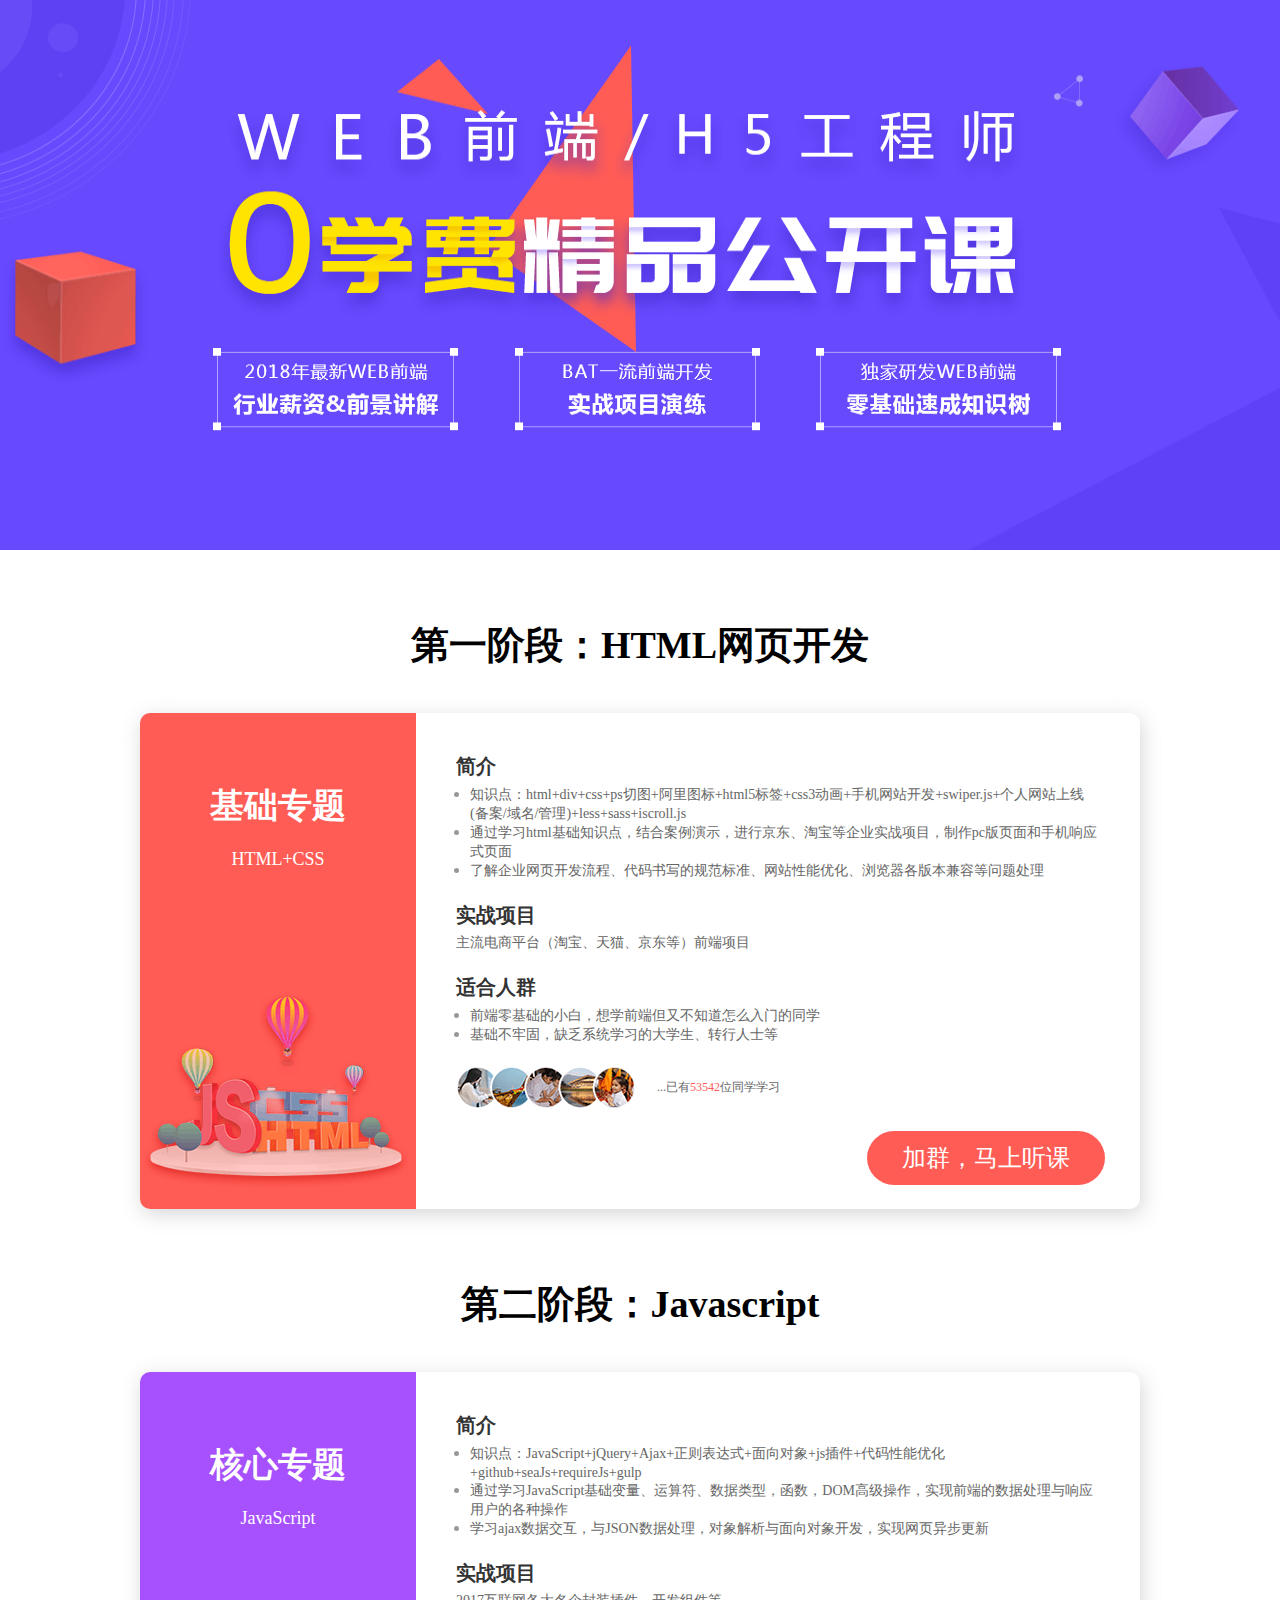
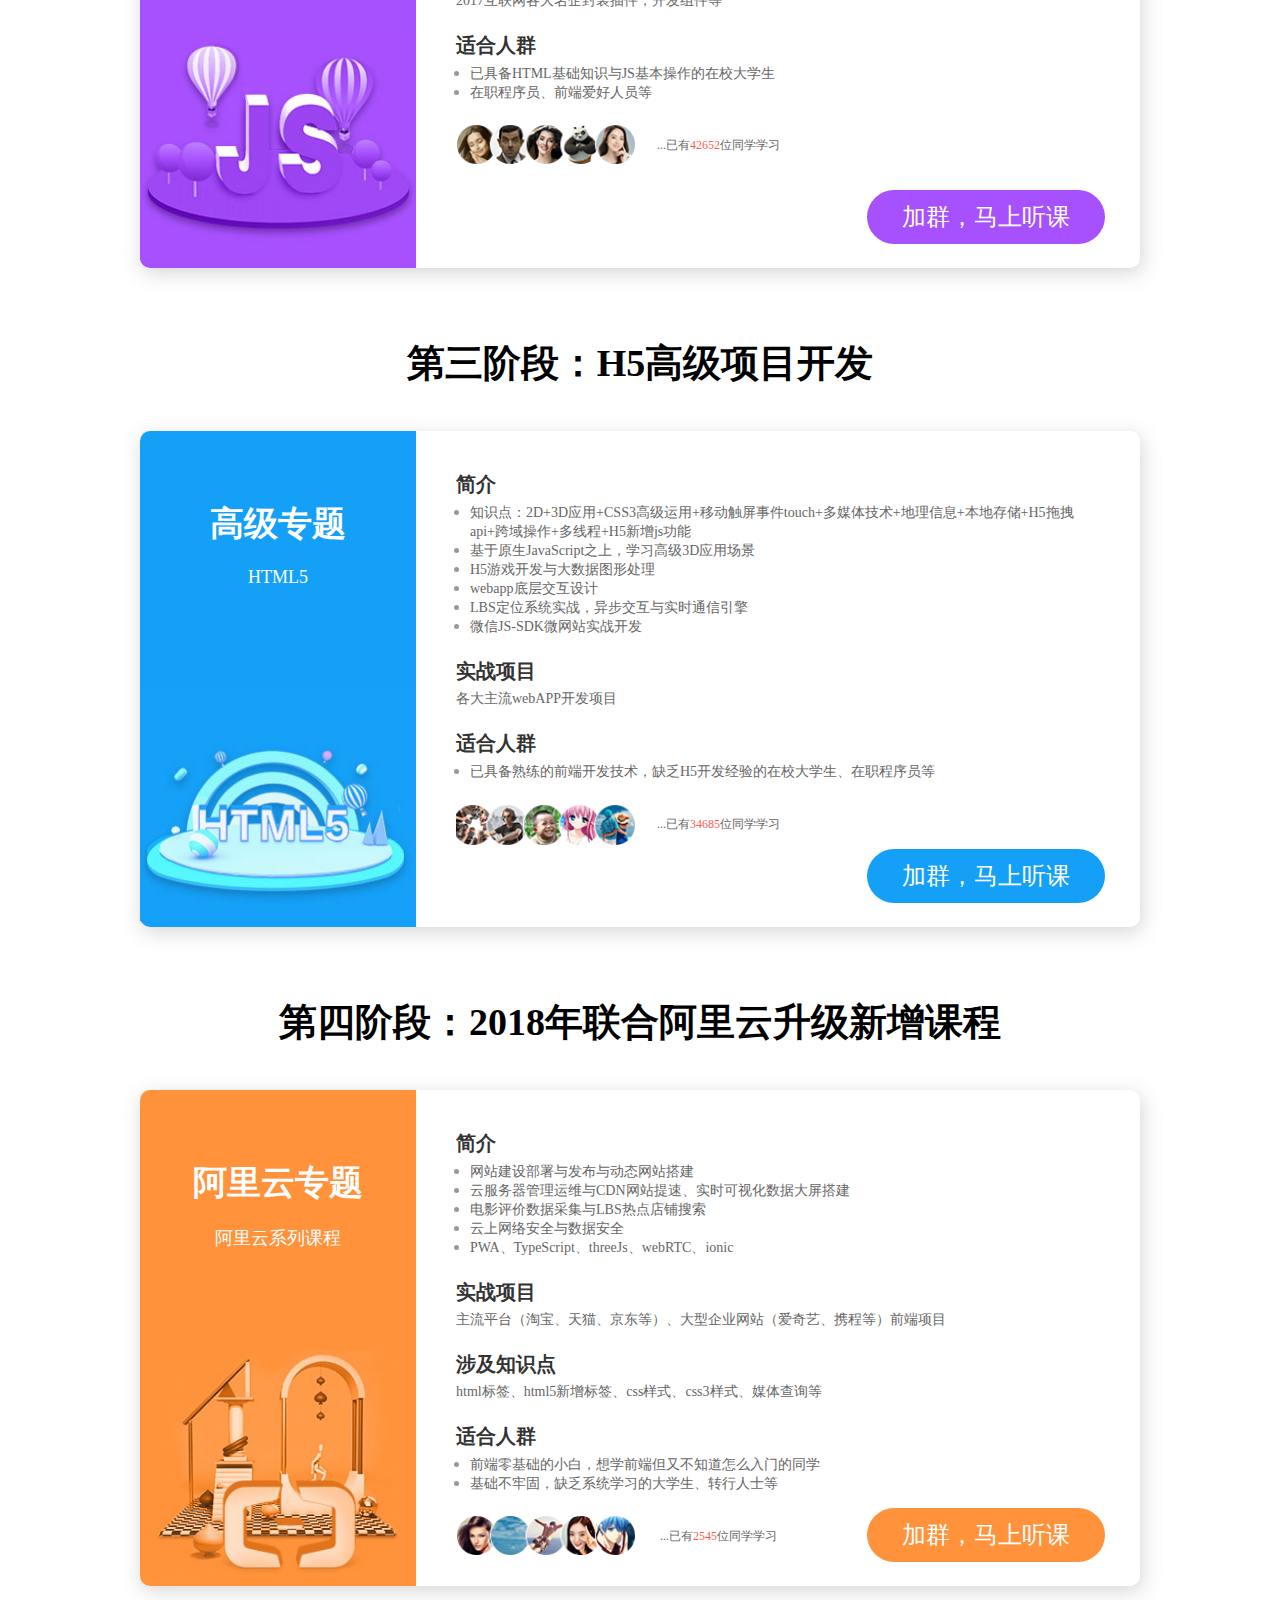
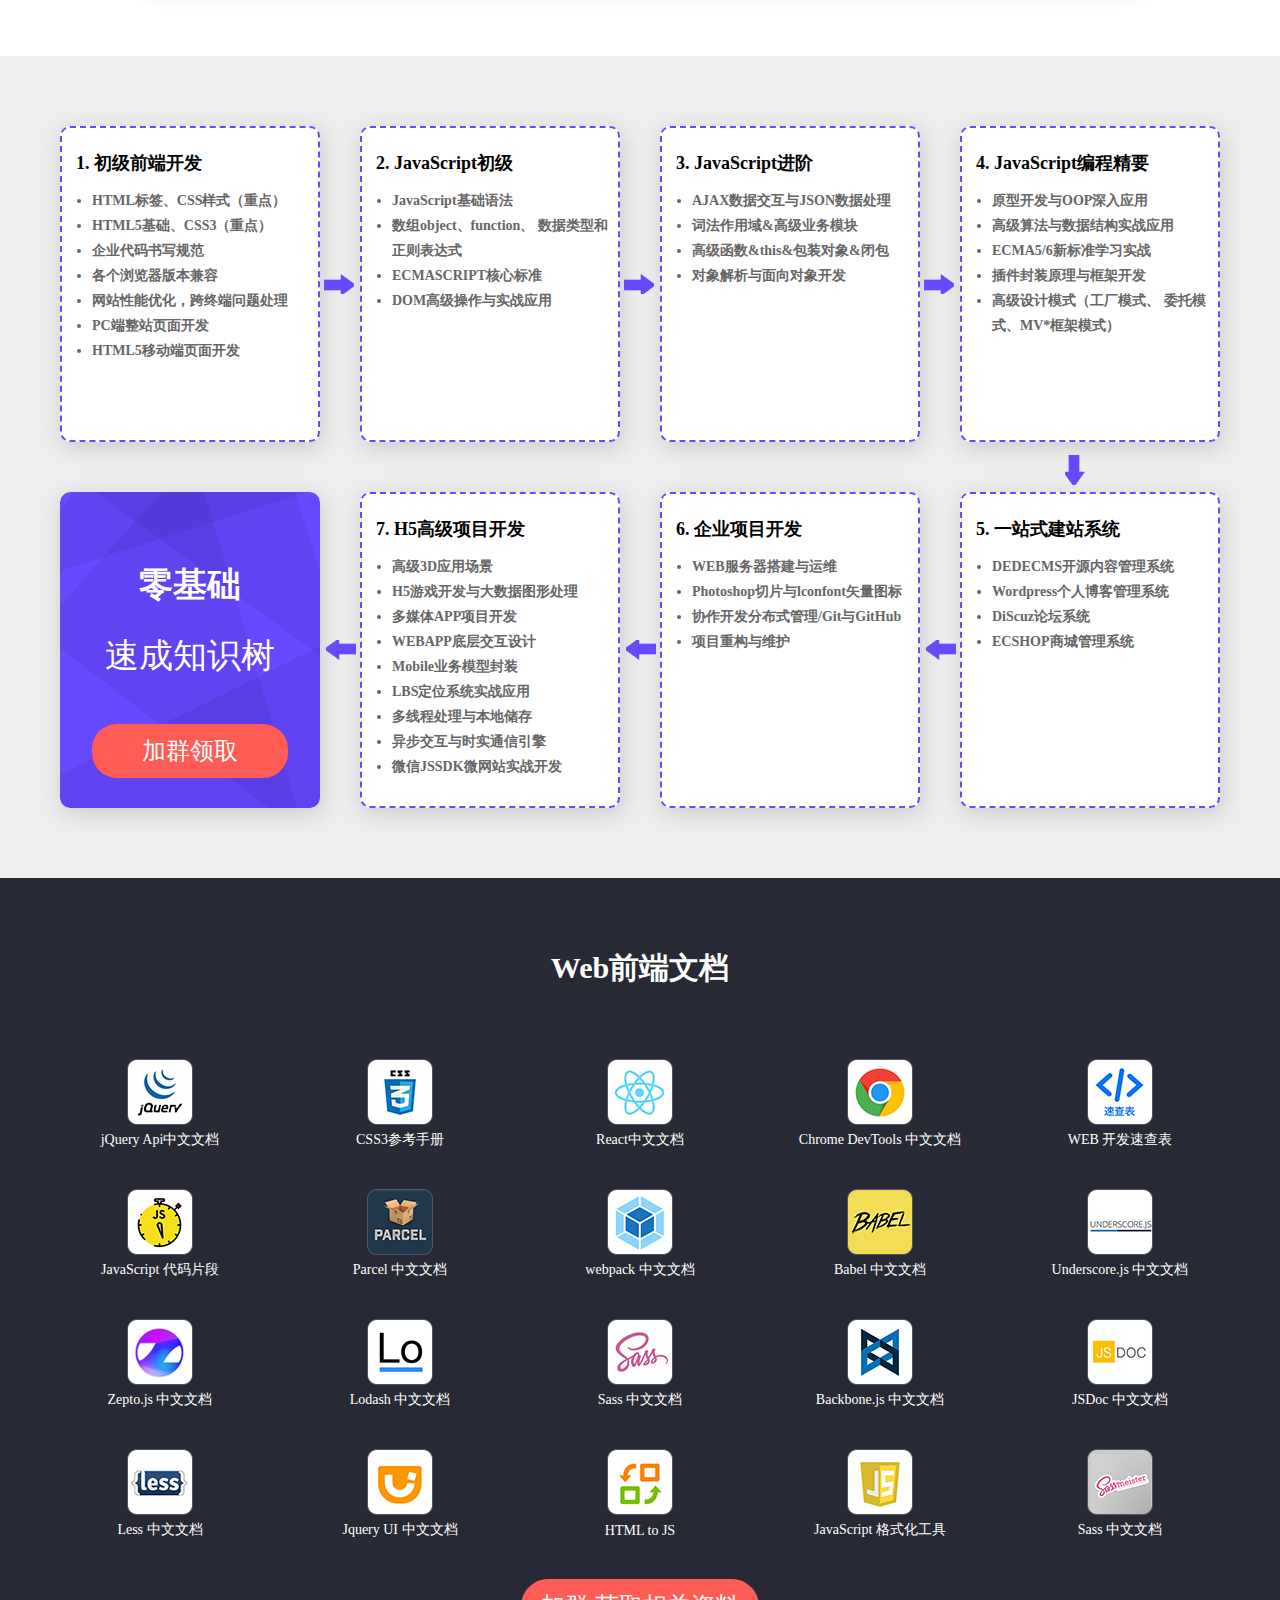
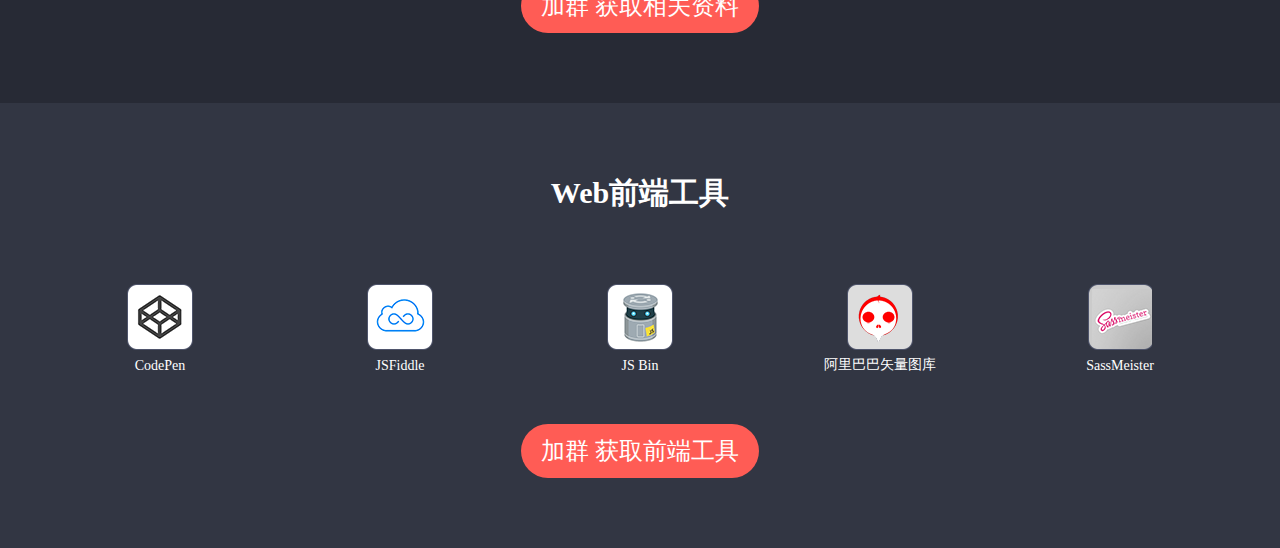
<file: web/index.html>
﻿<!DOCTYPE html>
<html lang="en">

<head>
    <meta charset="UTF-8">
    <meta http-equiv="X-UA-Compatible" content="ie=edge" />
    <title>Web 前端开发</title>
    <link rel="stylesheet" type="text/css" href="style/css/main.css">
</head>

<body>
    <!-- banner -->
    <div class="banner"></div>
    <!-- 课程资料 -->
    <div class="course">
        <div class="course_in">
            <h1 class="title">第一阶段：HTML网页开发</h1>
            <div class="course_box html">
                <div class="course_box_l">
                    <h1>基础专题</h1>
                    <p>HTML+CSS</p>
                    <div></div>
                </div>
                <div class="course_box_r">
                    <h1>简介</h1>
                    <ul>
						<li>
							 <span>知识点：html+div+css+ps切图+阿里图标+html5标签+css3动画+手机网站开发+swiper.js+个人网站上线(备案/域名/管理)+less+sass+iscroll.js </span>
						</li>
                        <li>
                            <span>通过学习html基础知识点，结合案例演示，进行京东、淘宝等企业实战项目，制作pc版页面和手机响应式页面</span>
                        </li>
                        <li>
                            <span>了解企业网页开发流程、代码书写的规范标准、网站性能优化、浏览器各版本兼容等问题处理</span>
                        </li>
                    </ul>
                    <h1>实战项目</h1>
                    <div>主流电商平台（淘宝、天猫、京东等）前端项目</div>
                    <h1>适合人群</h1>
                    <ul>
                        <li><span>前端零基础的小白，想学前端但又不知道怎么入门的同学</span></li>
                        <li><span>基础不牢固，缺乏系统学习的大学生、转行人士等</span></li>
                    </ul>
                    <div class="users">
                        <div class="user_pic"></div>
                        <div class="user_des">
                            ...已有<span>53542</span>位同学学习
                        </div>
                    </div>
                    <a href="https://jq.qq.com/?_wv=1027&k=5YvWUDP" target="_blank">加群，马上听课</a>
                </div>
            </div>
            <h1 class="title">第二阶段：Javascript</h1>
            <div class="course_box js">
                <div class="course_box_l">
                    <h1>核心专题</h1>
                    <p>JavaScript</p>
                    <div></div>
                </div>
                <div class="course_box_r">
                    <h1>简介</h1>
                    <ul>
						<li> <span>知识点：JavaScript+jQuery+Ajax+正则表达式+面向对象+js插件+代码性能优化+github+seaJs+requireJs+gulp </span></li>
                        <li>
                            <span>通过学习JavaScript基础变量、运算符、数据类型，函数，DOM高级操作，实现前端的数据处理与响应用户的各种操作</span>
                        </li>
                        <li>
                            <span>学习ajax数据交互，与JSON数据处理，对象解析与面向对象开发，实现网页异步更新</span>
                        </li>
                    </ul>
                    <h1>实战项目</h1>
                    <div>2017互联网各大名企封装插件，开发组件等</div>
                    <h1>适合人群</h1>
                    <ul>
                        <li><span>已具备HTML基础知识与JS基本操作的在校大学生</span></li>
                        <li><span>在职程序员、前端爱好人员等</span></li>
                    </ul>
                    <div class="users">
                        <div class="user_pic"></div>
                        <div class="user_des">
                            ...已有<span>42652</span>位同学学习
                        </div>
                    </div>
                    <a href="https://jq.qq.com/?_wv=1027&k=5YvWUDP" target="_blank">加群，马上听课</a>
                </div>
            </div>
            <h1 class="title">第三阶段：H5高级项目开发</h1>
            <div class="course_box h5">
                <div class="course_box_l">
                    <h1>高级专题</h1>
                    <p>HTML5</p>
                    <div></div>
                </div>
                <div class="course_box_r">
                    <h1>简介</h1>
                    <ul>
						<li> <span>知识点：2D+3D应用+CSS3高级运用+移动触屏事件touch+多媒体技术+地理信息+本地存储+H5拖拽api+跨域操作+多线程+H5新增js功能 </span></li>
                        <li><span>基于原生JavaScript之上，学习高级3D应用场景</span></li>
                        <li><span>H5游戏开发与大数据图形处理</span></li>
                        <li><span>webapp底层交互设计</span></li>
                        <li><span>LBS定位系统实战，异步交互与实时通信引擎</span></li>
                        <li><span>微信JS-SDK微网站实战开发</span></li>
                    </ul>
                    <h1>实战项目</h1>
                    <div>各大主流webAPP开发项目</div>

                    <h1>适合人群</h1>
                    <ul>
                        <li><span>已具备熟练的前端开发技术，缺乏H5开发经验的在校大学生、在职程序员等</span></li>
                    </ul>
                    <div class="users">
                        <div class="user_pic"></div>
                        <div class="user_des">
                            ...已有<span>34685</span>位同学学习
                        </div>
                    </div>
                    <a href="https://jq.qq.com/?_wv=1027&k=5YvWUDP" target="_blank">加群，马上听课</a>
                </div>
            </div>
            <h1 class="title">第四阶段：2018年联合阿里云升级新增课程</h1>
            <div class="course_box ali">
                <div class="course_box_l">
                    <h1>阿里云专题</h1>
                    <p>阿里云系列课程</p>
                    <div></div>
                </div>
                <div class="course_box_r">
                    <h1>简介</h1>
                    <ul>
                        <li><span>网站建设部署与发布与动态网站搭建</span></li>
                        <li><span>云服务器管理运维与CDN网站提速、实时可视化数据大屏搭建</span></li>
                        <li><span>电影评价数据采集与LBS热点店铺搜索</span></li>
                        <li><span>云上网络安全与数据安全</span></li>
                        <li><span>PWA、TypeScript、threeJs、webRTC、ionic</span></li>
                    </ul>
                    <h1>实战项目</h1>
                    <div>主流平台（淘宝、天猫、京东等）、大型企业网站（爱奇艺、携程等）前端项目</div>
                    <h1>涉及知识点</h1>
                    <div>html标签、html5新增标签、css样式、css3样式、媒体查询等</div>
                    <h1>适合人群</h1>
                    <ul>
                        <li><span>前端零基础的小白，想学前端但又不知道怎么入门的同学</span></li>
                        <li><span>基础不牢固，缺乏系统学习的大学生、转行人士等</span></li>
                    </ul>
                    <div class="users">
                        <div class="user_pic"></div>
                        <div class="user_des">
                            ...已有<span>2545</span>位同学学习
                        </div>
                    </div>
                    <a href="https://jq.qq.com/?_wv=1027&k=5YvWUDP" target="_blank">加群，马上听课</a>
                </div>
            </div>
        </div>
    </div>
    <!-- 课程流程-->
    <div class="tree">
        <div class="container">
            <div class="row">
                <div class="tree-m">
                    <p class="tree-tit">
                        1. 初级前端开发
                    </p>
                    <ul>
                        <li>HTML标签、CSS样式（重点）</li>
                        <li>HTML5基础、CSS3（重点）</li>
                        <li>企业代码书写规范</li>
                        <li>各个浏览器版本兼容</li>
                        <li>网站性能优化，跨终端问题处理</li>
                        <li>PC端整站页面开发</li>
                        <li>HTML5移动端页面开发</li>
                    </ul>
                </div>
                <div class="tree-m">
                    <p class="tree-tit">
                        2. JavaScript初级
                    </p>
                    <ul>
                        <li> JavaScript基础语法</li>
                        <li>数组object、function、 数据类型和正则表达式</li>
                        <li>ECMASCRIPT核心标准</li>
                        <li>DOM高级操作与实战应用</li>
                    </ul>
                </div>
                <div class="tree-m">
                    <p class="tree-tit">
                        3. JavaScript进阶
                    </p>
                    <ul>
                        <li>AJAX数据交互与JSON数据处理 </li>
                        <li>词法作用域&高级业务模块</li>
                        <li>高级函数&this&包装对象&闭包</li>
                        <li>对象解析与面向对象开发</li>
                    </ul>
                </div>
                <div class="tree-m">
                    <p class="tree-tit">
                        4. JavaScript编程精要
                    </p>
                    <ul>
                        <li>原型开发与OOP深入应用</li>
                        <li>高级算法与数据结构实战应用</li>
                        <li>ECMA5/6新标准学习实战</li>
                        <li>插件封装原理与框架开发</li>
                        <li>高级设计模式（工厂模式、 委托模式、MV*框架模式）</li>
                    </ul>
                </div>
            </div>
            <!-- 第二行  -->
            <div class="row row2">
                <div class="tree-m">
                    <p class="tree-tit">
                        5. 一站式建站系统
                    </p>
                    <ul>
                        <li>DEDECMS开源内容管理系统</li>
                        <li>Wordpress个人博客管理系统</li>
                        <li>DiScuz论坛系统</li>
                        <li>ECSHOP商城管理系统</li>
                    </ul>
                </div>
                <div class="tree-m">
                    <p class="tree-tit">
                        6. 企业项目开发
                    </p>
                    <ul>
                        <li>WEB服务器搭建与运维</li>
                        <li>Photoshop切片与lconfont矢量图标</li>
                        <li>协作开发分布式管理/Git与GitHub</li>
                        <li>项目重构与维护</li>
                    </ul>
                </div>
                <div class="tree-m">
                    <p class="tree-tit">
                        7. H5高级项目开发
                    </p>
                    <ul>
                        <li>高级3D应用场景</li>
                        <li>H5游戏开发与大数据图形处理</li>
                        <li>多媒体APP项目开发</li>
                        <li>WEBAPP底层交互设计</li>
                        <li>Mobile业务模型封装</li>
                        <li>LBS定位系统实战应用</li>
                        <li>多线程处理与本地储存</li>
                        <li>异步交互与时实通信引擎</li>
                        <li>微信JSSDK微网站实战开发</li>
                    </ul>
                </div>
                <div class="tree-m last-tree-m">
                    <h1>零基础</h1>
                    <p>速成知识树</p>
                    <a href="https://jq.qq.com/?_wv=1027&k=5YvWUDP" target="_blank">加群领取</a>
	      </div>
	</div>
   </div>

	<!-- 文档 -->

	<div class="doc">
		<div class="doc_in">
			<h1>Web前端文档</h1>
		</div>
		<div class="doc_row">
			<div class="row_item">
				<div class="row_top"><img src="style/images/t1.png"></div>
				<div class="row_bottom">jQuery Api中文文档</div>
			</div>
			<div class="row_item">
				<div class="row_top"><img src="style/images/t2.png"></div>
				<div class="row_bottom">CSS3参考手册</div>
			</div>
			<div class="row_item">
				<div class="row_top"><img src="style/images/t3.png"></div>
				<div class="row_bottom">React中文文档</div>
			</div>
			<div class="row_item">
				<div class="row_top"><img src="style/images/t4.png"></div>
				<div class="row_bottom">Chrome DevTools 中文文档</div>
			</div>
			<div class="row_item">
				<div class="row_top"><img src="style/images/t5.png"></div>
				<div class="row_bottom">WEB 开发速查表</div>
			</div>
		</div>
		<div class="doc_row">
			<div class="row_item">
				<div class="row_top"><img src="style/images/t6.png"></div>
				<div class="row_bottom">JavaScript 代码片段</div>
			</div>
			<div class="row_item">
				<div class="row_top"><img src="style/images/t7.png"></div>
				<div class="row_bottom">Parcel 中文文档</div>
			</div>
			<div class="row_item">
				<div class="row_top"><img src="style/images/t8.png"></div>
				<div class="row_bottom">webpack 中文文档</div>
			</div>
			<div class="row_item">
				<div class="row_top"><img src="style/images/t9.png"></div>
				<div class="row_bottom">Babel 中文文档</div>
			</div>
			<div class="row_item">
				<div class="row_top"><img src="style/images/t10.png"></div>
				<div class="row_bottom">Underscore.js 中文文档</div>
			</div>
		</div>
		<div class="doc_row">
			<div class="row_item">
				<div class="row_top"><img src="style/images/t11.png"></div>
				<div class="row_bottom">Zepto.js 中文文档</div>
			</div>
			<div class="row_item">
				<div class="row_top"><img src="style/images/t12.png"></div>
				<div class="row_bottom">Lodash 中文文档</div>
			</div>
			<div class="row_item">
				<div class="row_top"><img src="style/images/t13.png"></div>
				<div class="row_bottom">Sass 中文文档</div>
			</div>
			<div class="row_item">
				<div class="row_top"><img src="style/images/t14.png"></div>
				<div class="row_bottom">Backbone.js 中文文档</div>
			</div>
			<div class="row_item">
				<div class="row_top"><img src="style/images/t15.png"></div>
				<div class="row_bottom">JSDoc 中文文档</div>
			</div>
		</div>
		<div class="doc_row">
			<div class="row_item">
				<div class="row_top"><img src="style/images/t16.png"></div>
				<div class="row_bottom">Less 中文文档</div>
			</div>
			<div class="row_item">
				<div class="row_top"><img src="style/images/t17.png"></div>
				<div class="row_bottom">Jquery UI 中文文档</div>
			</div>
			<div class="row_item">
				<div class="row_top"><img src="style/images/t18.png"></div>
				<div class="row_bottom">HTML to JS</div>
			</div>
			<div class="row_item">
				<div class="row_top"><img src="style/images/t19.png"></div>
				<div class="row_bottom">JavaScript 格式化工具</div>
			</div>
			<div class="row_item">
				<div class="row_top"><img src="style/images/t20.png"></div>
				<div class="row_bottom">Sass 中文文档</div>
			</div>
		</div>
		<a href="https://jq.qq.com/?_wv=1027&k=5YvWUDP" class="doc_button" target="_blank">加群 获取相关资料</a>
                </div>
                <!-- 工具 -->
                <div class="tool">
                    <div class="tool_in">
                        <h1>Web前端工具</h1>
                    </div>
                    <div class="tool_row">
                        <div class="row_item">
                            <div class="row_top"><img src="style/images/t21.png"></div>
                            <div class="row_bottom">CodePen</div>
                        </div>
                        <div class="row_item">
                            <div class="row_top"><img src="style/images/t22.png"></div>
                            <div class="row_bottom">JSFiddle</div>
                        </div>
                        <div class="row_item">
                            <div class="row_top"><img src="style/images/t23.png"></div>
                            <div class="row_bottom">JS Bin</div>
                        </div>
                        <div class="row_item">
                            <div class="row_top"><img src="style/images/t24.png"></div>
                            <div class="row_bottom">阿里巴巴矢量图库</div>
                        </div>
                        <div class="row_item">
                            <div class="row_top"><img src="style/images/t25.png"></div>
                            <div class="row_bottom">SassMeister</div>
                        </div>
                    </div>
                    <a href="https://jq.qq.com/?_wv=1027&k=5YvWUDP" class="tool_button" target="_blank">加群 获取前端工具</a>
                </div>
</body>
</html>
</file>
<file: web/style/css/main.css>
﻿@charset "utf-8";

/* 全局公共样式 */

html,
body,
div,
p,
ul,
ol,
li,
dl,
dt,
dd,
h1,
h2,
h3,
h4,
h5,
h6,
form,
input,
select,
button,
textarea,
iframe,
table,
th,
td {
    margin: 0;
    padding: 0;
}

img {
    border: 0 none;
    vertical-align: top;
}

ul,
li,
dl,
dd,
dt {
    list-style-type: none;
}

i,
em,
cite {
    font-style: normal;
}

body {
    -webkit-text-size-adjust: none;
    font-family: "微软雅黑";
}

a {
    text-decoration: none;
}

a,
area {
    blr: expression(this.onFocus=this.blur())
}


/* 聚焦有边框*/

a:focus {
    outline: none;
}

.clear,
.cle {
    clear: both;
}

.all {
    /*background-color: #eeeeee;*/
}


/*banner*/

.banner {
    width: 100%;
    height: 550px;
    background-image: url(img/banner.png);
    background-color: #CCCCCC;
    background-position: center;
    background-size: 1920px 550px;
    background-repeat: no-repeat;
}
/*资料*/
.course {
    width: 100%;
    background: #fff;
    padding-top: 70px;
}

.course_in {
    width: 1000px;
    margin: 0 auto;
}

.title {
    font-size: 38px;
    font-weight: bold;
    text-align: center;
    margin-bottom: 42px;
}

.course_box {
    width: 1000px;
    height: 496px;
    border-radius: 10px;
    margin-bottom: 70px;
    -moz-box-shadow: 2px 5px 20px rgba(119,119,119,.3);
    -webkit-box-shadow: 2px 5px 20px rgba(119,119,119,.3);
    box-shadow: 2px 5px 20px rgba(119,119,119,.3);
    display: flex;
}

.course_box_l{
	width: 300px;
	height: 496px;
	border-radius: 10px 0 0 10px;
	display: flex;
	flex-direction: column;
}
.course_box_r{
	width: 700px;
	height: 496px;
	position: relative;
	border-radius: 0 10px 10px 0;
}
.html .course_box_l{
	background: #ff5c55;
}
.js .course_box_l{
	background: #a750fd;
}
.h5 .course_box_l{
	background: #15a0f8;
}
.ali .course_box_l{
	background: #ff923a;
}
.course_box_l>h1{
	font-size: 34px;	
	color: #fff;
	text-align: center;
	margin-top: 70px;
}

.course_box_l>p{
	font-size: 18px;
	color: #fff;
	margin-top: 20px;
	text-align: center;
}
.course_box_l>div{
	width: 100%;
	height: 233px;
	margin-top: 100px;
	background-position: center;
	background-size: contain;
	background-repeat: no-repeat;
}
.html .course_box_l>div{
	background-image: url(img/html.png);
}
.js .course_box_l>div{
	background-image: url(img/js09.jpg);
}
.h5 .course_box_l>div{
	background-image: url(img/h5.jpg);
}
.ali .course_box_l>div{
	background-image: url(img/ali.jpg);
}
.course_box_r{
	padding: 40px;
}
.course_box_r>h1{
	color:#333;
	font-size: 20px;
	font-weight: bold;
	margin-bottom: 5px;
}
.course_box_r>ul{
	padding-left: 14px;
	margin-bottom: 22px;
}
.course_box_r>div{
	font-size: 14px;
	color: #666;
	margin-bottom: 22px;
}
.course_box_r>ul>li{
	list-style:	disc;
	color: #999;
}
.course_box_r>ul>li>span{
	font-size: 14px;
	color: #666;
}
.users{
	width: 345px;
	height: 43px;
	display: flex;
}

.user_pic{
	height: 43px;
	width: 180px;
	background-image: url(img/users.png);
	background-repeat: no-repeat;
	background-size: contain;
}
.js .user_pic{
	background-image: url(img/users1.png);
}
.h5 .user_pic{
	background-image: url(img/users2.png);
}
.ali .user_pic{
	background-image: url(img/users3.png);
}
.user_des{
	width: 165px;
	font-size: 12px;
	color: #666;
	line-height: 43px;
	text-align: center;
}
.user_des>span{
	color:#ff5c55;
}
.course_box_r>a{
	width: 238px;
	height: 54px;
	line-height: 54px;
	text-align: center;
	font-size: 24px;
	display: block;
	position: absolute;
	color: #fff;
	border-radius: 27px;
	right: 35px;
	bottom: 104px;
}
.html .course_box_r>a{
	background: #ff5c55;
}
.js .course_box_r>a{
	background: #a750fd;
}
.h5 .course_box_r>a{
	background: #15a0f8;
}
.ali .course_box_r>a{
	background: #ff923a;
}
/*流程*/
.tree{
	width: 100%;
	/*height: 750px;*/
	background-color: #eeeeee;
}
.tree .container{
	width: 1200px;
	margin: 0 auto;
	padding: 70px 0;
}
.tree .row{
	display: flex;
	justify-content: space-around;
	flex-direction: row ; 	
}
.tree .row2{
	display: flex;
	flex-direction: row-reverse;
	margin-top: 50px;
}
.tree-m{
	box-sizing: border-box;
	position: relative;
	width: 260px;
	height: 316px;
	border: 2px dashed #6749ff;
	background-color: #FFFFFF;
	border-radius: 10px;
	padding: 10px;
	-moz-box-shadow: 2px 5px 20px rgba(119,119,119,.3);
	-webkit-box-shadow: 2px 5px 20px rgba(119,119,119,.3);
	box-shadow: 2px 5px 20px rgba(119,119,119,.3);
	
}
.tree-m:after{
	content: '';
	position: absolute;
	width: 30px;
	height: 20px;
	right: -36px;
	top: 50%;
	margin-top: -10px;
	background-image: url(img/arrow.png);
	background-repeat: no-repeat;
}
.tree-tit{
	width: 100%;
	height: 50px;
	font-size: 18px;
	font-weight: bold;
	color: #000;
	line-height: 50px;
	padding-left: 4px;
}
.tree-m ul{
	padding-left: 20px;
}
.tree-m ul li{
	list-style-type: disc;
	width: 100%;
	line-height: 25px;
	font-size: 14px;
	color: #666;
	font-weight: 600;
}

.row .tree-m:nth-child(4):after{
	right: 50%;
	top: 100%;
	margin-top: 20px;
	transform: rotate(90deg);
}

.row2 .tree-m:after{
	right: 100%;
	top: 50%;
    	margin-right: 6px;
	transform: rotate(180deg);	
}
.row2 .tree-m:nth-child(4):after{
	background-image: none;
}
.row2 .tree-m:nth-child(4){
	background-image: url(img/last_tree.png);
	border: none;
}
.last-tree-m a{
	display: block;
	width: 196px;
	height: 54px;
	margin: 0 auto;
	border-radius: 25px;
	background-color: #ff5c55;
	font-size: 24px;
	line-height: 54px;
	color: #FFFFFF;
	margin-top: 45px;
	text-align: center;
}
.last-tree-m p{
	font-size: 34px;
	color: #fff;
	margin: 0 auto;
	margin-top: 25px;
	text-align: center;
}
.last-tree-m h1{
	font-size: 34px;
	color: #fff;
	margin: 0 auto;
	margin-top: 60px;
	text-align: center;
}
/*推荐文档*/

.doc{
	width: 100%;
	padding-top: 70px;
	padding-bottom: 70px;
	background: #272a35;
}

.doc_in{
	width: 1100px;
	margin: 0 auto;
}

.doc_in>h1{
	text-align: center;
	font-size: 30px;
	text-align: center;
	margin-bottom: 70px;
	color: #fff;
}
.doc_row{
	width: 1200px;
	height: 90px;
	margin: 0 auto;
	margin-bottom: 40px;
	display: flex;
}
.tool{
	width: 100%;
	padding-top: 70px;
	padding-bottom: 70px;
	background: #323643;
}

.tool_in{
	width: 1100px;
	margin: 0 auto;
}

.tool_in>h1{
	text-align: center;
	font-size: 30px;
	text-align: center;
	margin-bottom: 70px;
	color: #fff;
}
.tool_row{
	width: 1200px;
	height: 90px;
	margin: 0 auto;
	margin-bottom: 40px;
	display: flex;
}
.row_item{
	width: 240px;
	display: flex;
	flex-direction: column;
	justify-content: space-between;
}
.row_top{
	height: 66px;
}
.row_top>img{
	display: block;
	margin: 0 auto;
}
.row_bottom{
	text-align: center;
	font-size: 14px;
	color: #fff;
}

.doc_button{
	display: block;
	width: 238px;
	height: 54px;
	line-height: 54px;
	text-align: center;
	color: #fff;
	font-size: 24px;
	border-radius: 27px;
	margin: 0 auto;
	background:#ff5c55;
	margin-top: 40px;
}
.tool_button{
	display: block;
	width: 238px;
	height: 54px;
	line-height: 54px;
	text-align: center;
	color: #fff;
	font-size: 24px;
	border-radius: 27px;
	margin: 0 auto;
	background:#ff5c55;
	margin-top: 50px;
}
</file>
